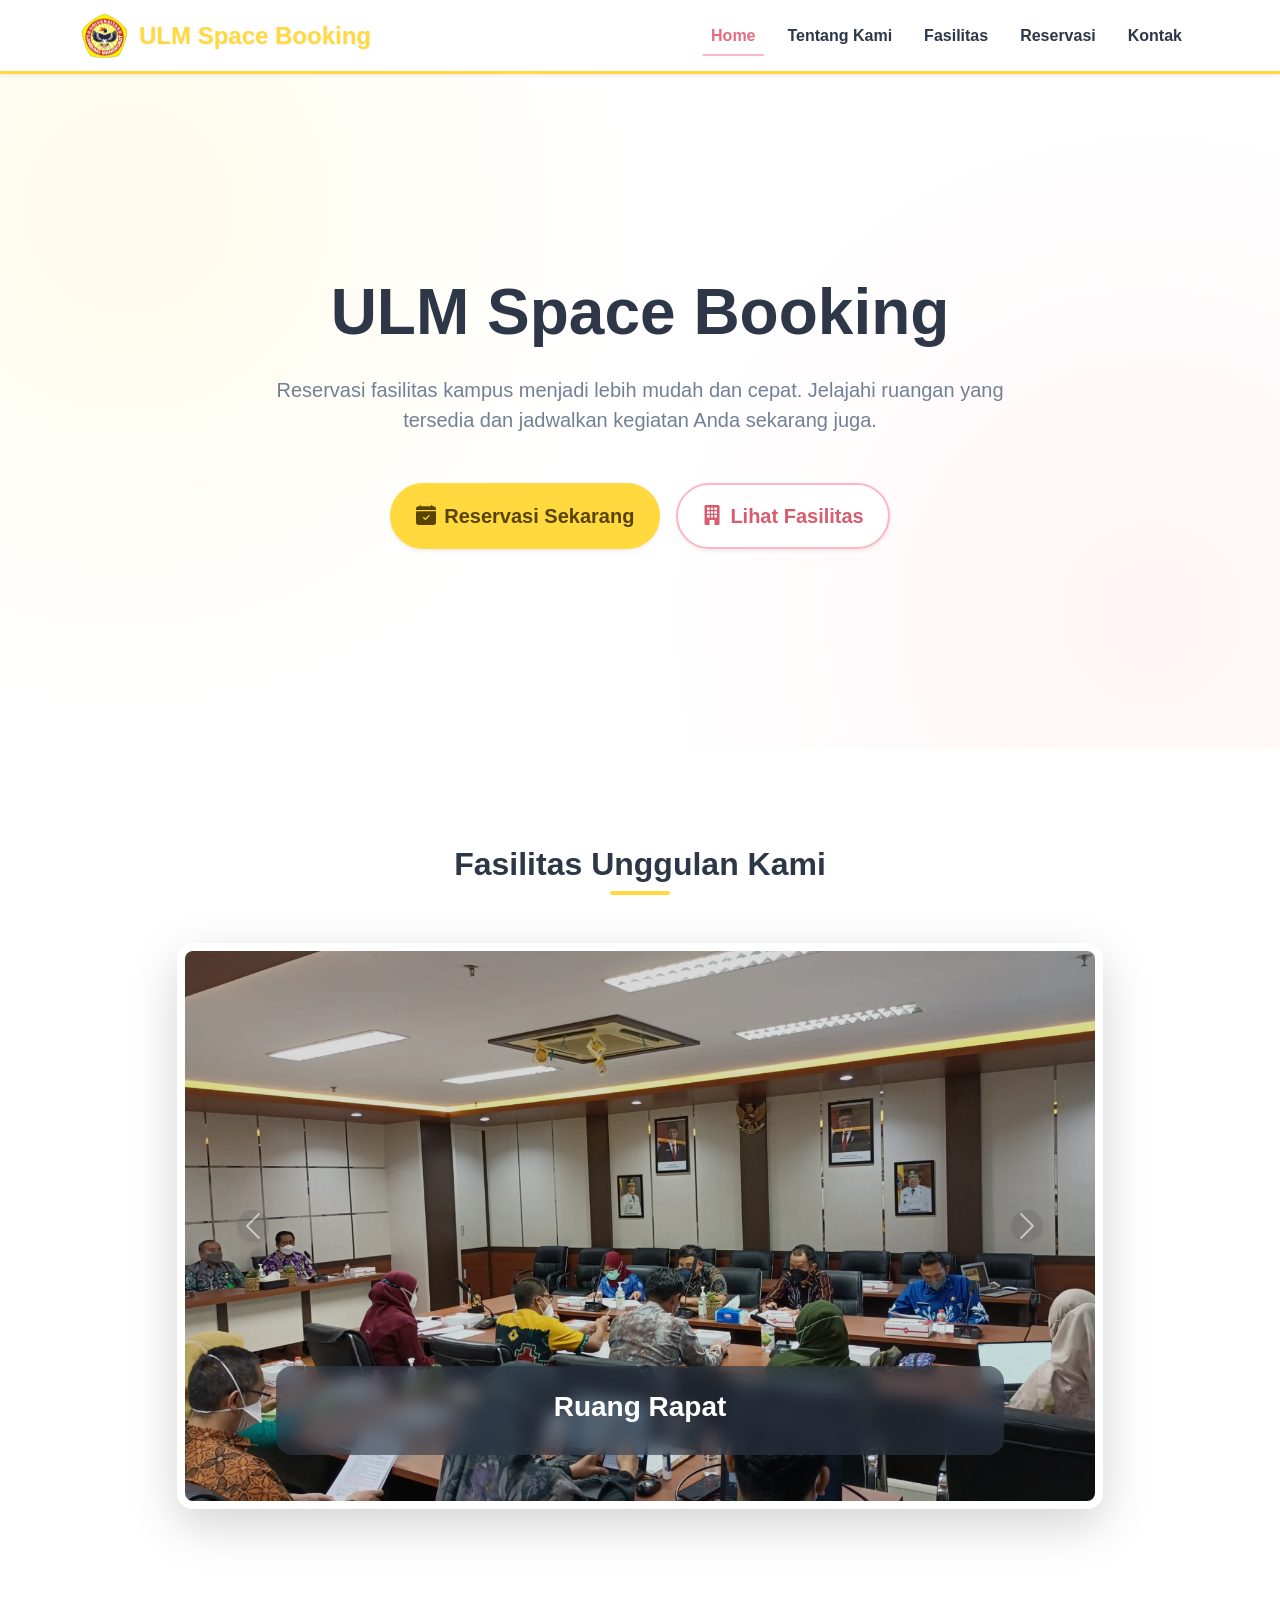
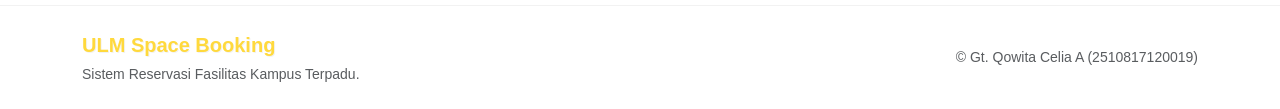
<file: index.html>
<!DOCTYPE html>
<html lang="id">
<head>
    <meta charset="UTF-8">
    <meta name="viewport" content="width=device-width, initial-scale=1.0">
    <title>Home - ULM Space Booking</title>
    <link href="https://cdn.jsdelivr.net/npm/bootstrap@5.3.2/dist/css/bootstrap.min.css" rel="stylesheet">
    <link rel="stylesheet" href="https://cdn.jsdelivr.net/npm/bootstrap-icons@1.11.1/font/bootstrap-icons.css">
    <link rel="stylesheet" href="css/style.css">
</head>
<body>

    <nav class="navbar navbar-expand-lg navbar-light sticky-top shadow-sm bg-white custom-navbar">
        <div class="container">
            <a class="navbar-brand d-flex align-items-center" href="index.html">
                <img src="assets/logo.png" alt="Logo ULM" width="45" height="45" class="me-2">
                <span class="fw-bold fs-4 ms-1 brand-text">ULM Space Booking</span>
            </a>
            <button class="navbar-toggler border-0" type="button" data-bs-toggle="collapse" data-bs-target="#navbarNav" aria-controls="navbarNav" aria-expanded="false" aria-label="Toggle navigation">
                <span class="navbar-toggler-icon"></span>
            </button>
            <div class="collapse navbar-collapse" id="navbarNav">
                <ul class="navbar-nav ms-auto fw-medium">
                    <li class="nav-item px-2">
                        <a class="nav-link active custom-nav-link" href="index.html">Home</a>
                    </li>
                    <li class="nav-item px-2">
                        <a class="nav-link  custom-nav-link" href="tentang.html">Tentang Kami</a>
                    </li>
                    <li class="nav-item px-2">
                        <a class="nav-link  custom-nav-link" href="fasilitas.html">Fasilitas</a>
                    </li>
                    <li class="nav-item px-2">
                        <a class="nav-link  custom-nav-link" href="reservasi.html">Reservasi</a>
                    </li>
                    <li class="nav-item px-2">
                        <a class="nav-link  custom-nav-link" href="kontak.html">Kontak</a>
                    </li>
                </ul>
            </div>
        </div>
    </nav>
    <header class="hero-section text-center d-flex align-items-center position-relative overflow-hidden">
        <div class="hero-bg-overlay"></div>
        <div class="container py-5 position-relative z-1">
            <div class="row justify-content-center">
                <div class="col-lg-8 col-md-10">
                    <h1 class="display-3 fw-bolder mb-4 hero-title">ULM Space Booking</h1>
                    <p class="lead mb-5 hero-subtitle">Reservasi fasilitas kampus menjadi lebih mudah dan cepat. Jelajahi ruangan yang tersedia dan jadwalkan kegiatan Anda sekarang juga.</p>
                    <div class="d-flex justify-content-center gap-3 flex-wrap">
                        <a href="reservasi.html" class="btn btn-lg rounded-pill custom-btn-primary shadow-sm px-4 py-3 d-flex align-items-center">
                            <i class="bi bi-calendar-check-fill me-2 fs-5"></i> Reservasi Sekarang
                        </a>
                        <a href="fasilitas.html" class="btn btn-lg rounded-pill custom-btn-outline shadow-sm px-4 py-3 bg-white d-flex align-items-center">
                            <i class="bi bi-building-fill me-2 fs-5"></i> Lihat Fasilitas
                        </a>
                    </div>
                </div>
            </div>
        </div>
    </header>

    <section class="py-5 bg-white">
        <div class="container py-5">
            <div class="text-center mb-5">
                <h2 class="fw-bold section-title">Fasilitas Unggulan Kami</h2>
                <div class="title-underline mx-auto"></div>
            </div>
            
            <div class="row justify-content-center">
                <div class="col-lg-10">
                    <div id="fasilitasCarousel" class="carousel slide shadow-lg rounded-4 overflow-hidden custom-carousel" data-bs-ride="carousel">
                        <div class="carousel-inner">
                            <div class="carousel-item active" data-bs-interval="4000">
                                <img src="assets/ruang_rapat.jpeg" class="d-block w-100 carousel-img" alt="Ruang Rapat">
                                <div class="carousel-caption d-none d-md-block custom-caption rounded-4 mb-3">
                                    <h3 class="fw-bold mb-2 text-white">Ruang Rapat</h3>
                                </div>
                            </div>
                            <div class="carousel-item" data-bs-interval="4000">
                                <img src="assets/labkom.jpg" class="d-block w-100 carousel-img" alt="Laboratorium Komputer">
                                <div class="carousel-caption d-none d-md-block custom-caption rounded-4 mb-3">
                                    <h3 class="fw-bold mb-2 text-white">Laboratorium Komputer</h3>
                                </div>
                            </div>
                            <div class="carousel-item" data-bs-interval="4000">
                                <img src="assets/auditorium.jpg" class="d-block w-100 carousel-img" alt="Gedung Serbaguna">
                                <div class="carousel-caption d-none d-md-block custom-caption rounded-4 mb-3">
                                    <h3 class="fw-bold mb-2 text-white">Gedung Serbaguna</h3>
                                </div>
                            </div>
                        </div>
                        <button class="carousel-control-prev" type="button" data-bs-target="#fasilitasCarousel" data-bs-slide="prev">
                            <span class="carousel-control-prev-icon rounded-circle p-3 shadow-sm bg-dark bg-opacity-25" aria-hidden="true"></span>
                        </button>
                        <button class="carousel-control-next" type="button" data-bs-target="#fasilitasCarousel" data-bs-slide="next">
                            <span class="carousel-control-next-icon rounded-circle p-3 shadow-sm bg-dark bg-opacity-25" aria-hidden="true"></span>
                        </button>
                    </div>
                </div>
            </div>
        </div>
    </section>

    <footer class="footer-custom py-4 mt-auto">
        <div class="container">
            <div class="row align-items-center">
                <div class="col-md-6 text-center text-md-start mb-3 mb-md-0">
                    <span class="fw-bold fs-5 brand-text">ULM Space Booking</span>
                    <p class="text-muted small mt-1 mb-0">Sistem Reservasi Fasilitas Kampus Terpadu.</p>
                </div>
                <div class="col-md-6 text-center text-md-end">
                    <p class="mb-0 fw-medium text-muted small">&copy; Gt. Qowita Celia A (2510817120019)</p>
                </div>
            </div>
        </div>
    </footer>
    <script src="https://code.jquery.com/jquery-3.7.1.min.js"></script>
    <script src="https://cdn.jsdelivr.net/npm/bootstrap@5.3.2/dist/js/bootstrap.bundle.min.js"></script>
    
</body>
</html>
</file>
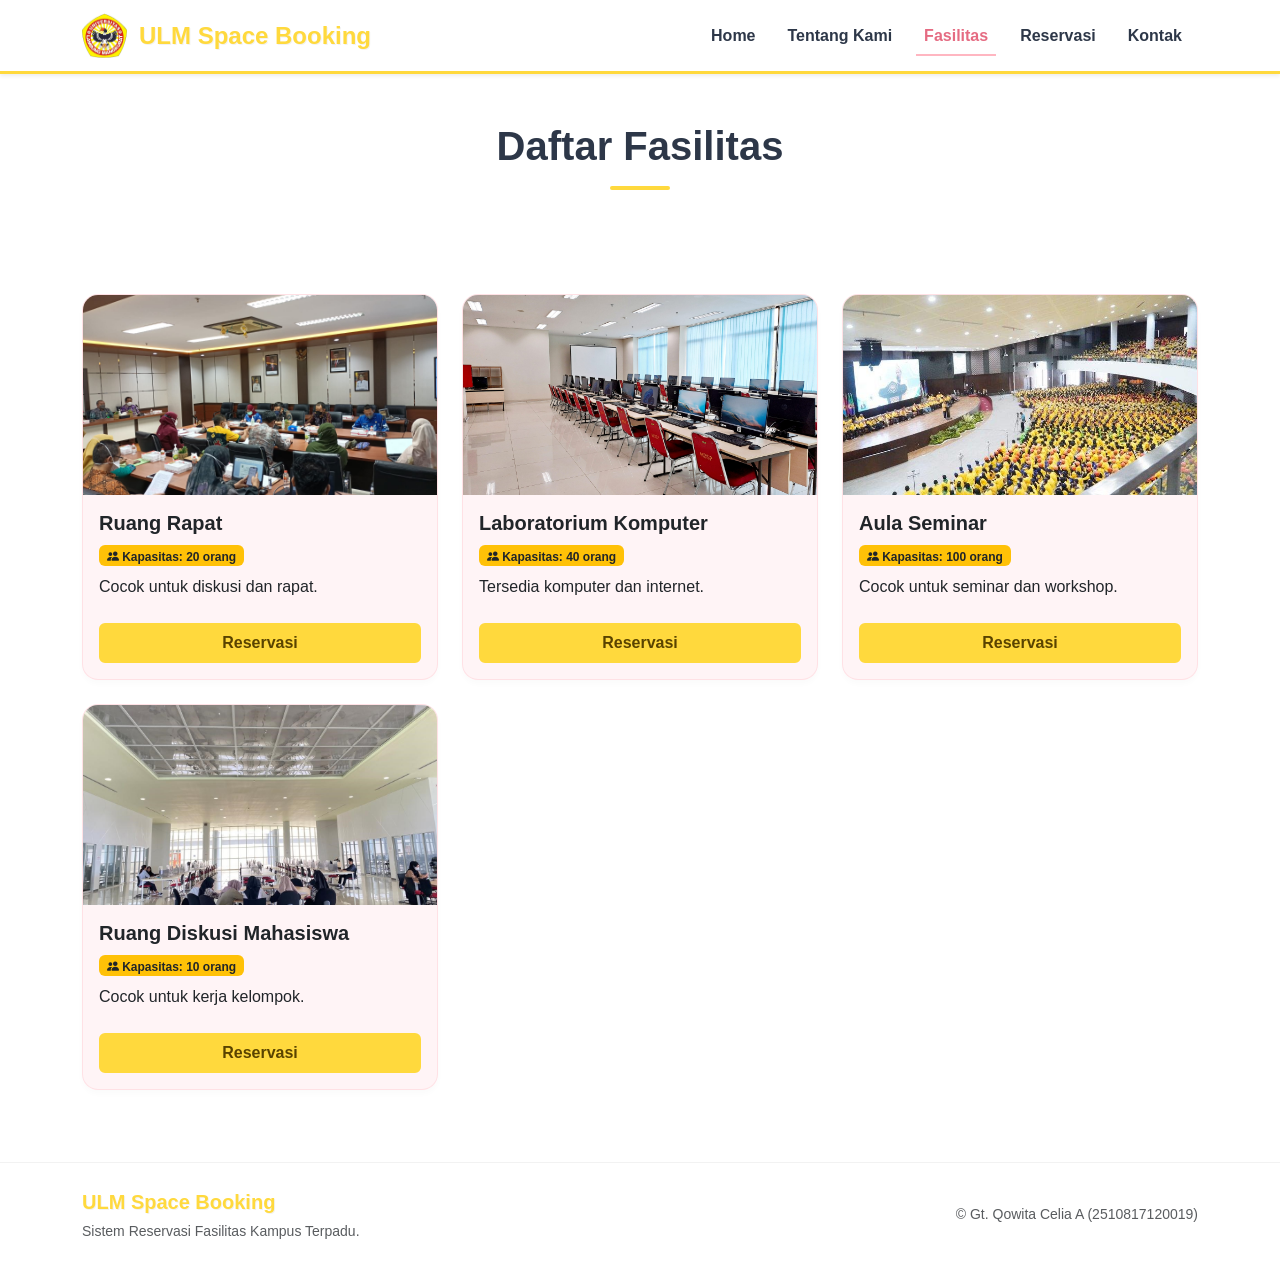
<file: fasilitas.html>
<!DOCTYPE html>
<html lang="id">
<head>
    <meta charset="UTF-8">
    <meta name="viewport" content="width=device-width, initial-scale=1.0">
    <title>Fasilitas - ULM Space Booking</title>
    <link href="https://cdn.jsdelivr.net/npm/bootstrap@5.3.2/dist/css/bootstrap.min.css" rel="stylesheet">
    <link rel="stylesheet" href="https://cdn.jsdelivr.net/npm/bootstrap-icons@1.11.1/font/bootstrap-icons.css">
    <link rel="stylesheet" href="css/style.css">
</head>
<body>

    <nav class="navbar navbar-expand-lg navbar-light sticky-top shadow-sm bg-white custom-navbar">
        <div class="container">
            <a class="navbar-brand d-flex align-items-center" href="index.html">
                <img src="assets/logo.png" alt="Logo ULM" width="45" height="45" class="me-2">
                <span class="fw-bold fs-4 ms-1 brand-text">ULM Space Booking</span>
            </a>
            <button class="navbar-toggler border-0" type="button" data-bs-toggle="collapse" data-bs-target="#navbarNav" aria-controls="navbarNav" aria-expanded="false" aria-label="Toggle navigation">
                <span class="navbar-toggler-icon"></span>
            </button>
            <div class="collapse navbar-collapse" id="navbarNav">
                <ul class="navbar-nav ms-auto fw-medium">
                    <li class="nav-item px-2">
                        <a class="nav-link  custom-nav-link" href="index.html">Home</a>
                    </li>
                    <li class="nav-item px-2">
                        <a class="nav-link  custom-nav-link" href="tentang.html">Tentang Kami</a>
                    </li>
                    <li class="nav-item px-2">
                        <a class="nav-link active custom-nav-link" href="fasilitas.html">Fasilitas</a>
                    </li>
                    <li class="nav-item px-2">
                        <a class="nav-link  custom-nav-link" href="reservasi.html">Reservasi</a>
                    </li>
                    <li class="nav-item px-2">
                        <a class="nav-link  custom-nav-link" href="kontak.html">Kontak</a>
                    </li>
                </ul>
            </div>
        </div>
    </nav>
    <div class="page-header text-center">
        <div class="container">
            <h1 class="fw-bolder">Daftar Fasilitas</h1>
            <div class="title-underline mx-auto mt-3"></div>
        </div>
    </div>
    <div class="container py-4 mb-5">
        <div class="row g-4">
            <div class="col-md-6 col-lg-4">
                <div class="card custom-card h-100">
                    <img src="assets/ruang_rapat.jpeg" class="card-img-top" alt="Ruang Rapat">
                    <div class="card-body">
                        <h5 class="card-title fw-bold">Ruang Rapat</h5>
                        <p class="mb-2"><span class="badge bg-warning text-dark"><i class="bi bi-people-fill"></i> Kapasitas: 20 orang</span></p>
                        <p class="card-text text-dark">Cocok untuk diskusi dan rapat.</p>
                        <a href="reservasi.html" class="btn custom-btn-primary w-100 mt-2">Reservasi</a>
                    </div>
                </div>
            </div>
            <div class="col-md-6 col-lg-4">
                <div class="card custom-card h-100">
                    <img src="assets/labkom.jpg" class="card-img-top" alt="Laboratorium Komputer">
                    <div class="card-body">
                        <h5 class="card-title fw-bold">Laboratorium Komputer</h5>
                        <p class="mb-2"><span class="badge bg-warning text-dark"><i class="bi bi-people-fill"></i> Kapasitas: 40 orang</span></p>
                        <p class="card-text text-dark">Tersedia komputer dan internet.</p>
                        <a href="reservasi.html" class="btn custom-btn-primary w-100 mt-2">Reservasi</a>
                    </div>
                </div>
            </div>
            <div class="col-md-6 col-lg-4">
                <div class="card custom-card h-100">
                    <img src="assets/auditorium.jpg" class="card-img-top" alt="Aula Seminar">
                    <div class="card-body">
                        <h5 class="card-title fw-bold">Aula Seminar</h5>
                        <p class="mb-2"><span class="badge bg-warning text-dark"><i class="bi bi-people-fill"></i> Kapasitas: 100 orang</span></p>
                        <p class="card-text text-dark">Cocok untuk seminar dan workshop.</p>
                        <a href="reservasi.html" class="btn custom-btn-primary w-100 mt-2">Reservasi</a>
                    </div>
                </div>
            </div>
            <div class="col-md-6 col-lg-4">
                <div class="card custom-card h-100">
                    <img src="assets/gb.jpg" class="card-img-top" alt="Ruang Diskusi Mahasiswa">
                    <div class="card-body">
                        <h5 class="card-title fw-bold">Ruang Diskusi Mahasiswa</h5>
                        <p class="mb-2"><span class="badge bg-warning text-dark"><i class="bi bi-people-fill"></i> Kapasitas: 10 orang</span></p>
                        <p class="card-text text-dark">Cocok untuk kerja kelompok.</p>
                        <a href="reservasi.html" class="btn custom-btn-primary w-100 mt-2">Reservasi</a>
                    </div>
                </div>
            </div>
        </div>
    </div>

    <footer class="footer-custom py-4 mt-auto">
        <div class="container">
            <div class="row align-items-center">
                <div class="col-md-6 text-center text-md-start mb-3 mb-md-0">
                    <span class="fw-bold fs-5 brand-text">ULM Space Booking</span>
                    <p class="text-muted small mt-1 mb-0">Sistem Reservasi Fasilitas Kampus Terpadu.</p>
                </div>
                <div class="col-md-6 text-center text-md-end">
                    <p class="mb-0 fw-medium text-muted small">&copy; Gt. Qowita Celia A (2510817120019)</p>
                </div>
            </div>
        </div>
    </footer>
    <script src="https://code.jquery.com/jquery-3.7.1.min.js"></script>
    <script src="https://cdn.jsdelivr.net/npm/bootstrap@5.3.2/dist/js/bootstrap.bundle.min.js"></script>
</body></html>
</file>
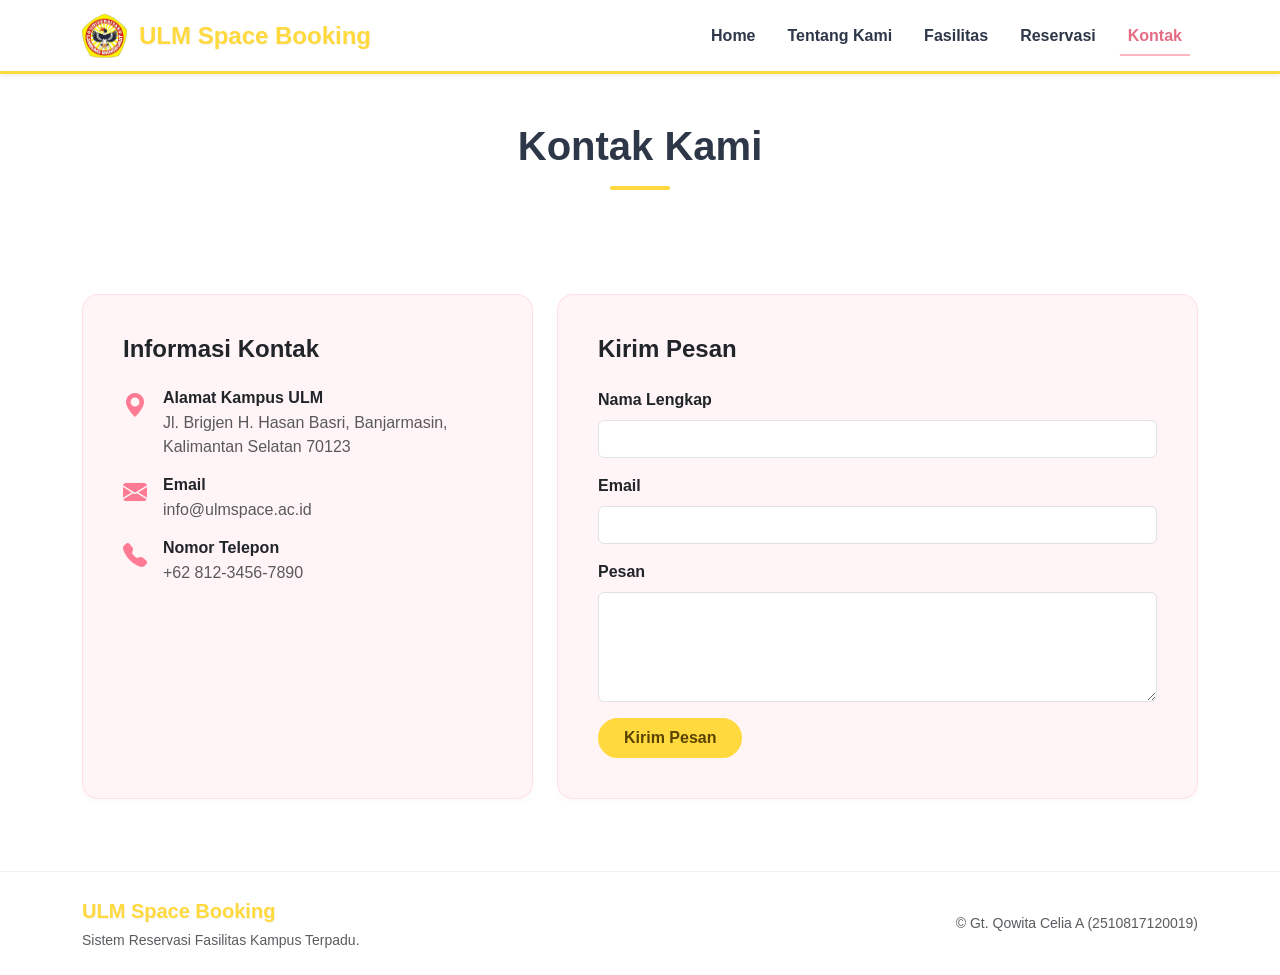
<file: kontak.html>
<!DOCTYPE html>
<html lang="id">
<head>
    <meta charset="UTF-8">
    <meta name="viewport" content="width=device-width, initial-scale=1.0">
    <title>Kontak - ULM Space Booking</title>
    <link href="https://cdn.jsdelivr.net/npm/bootstrap@5.3.2/dist/css/bootstrap.min.css" rel="stylesheet">
    <link rel="stylesheet" href="https://cdn.jsdelivr.net/npm/bootstrap-icons@1.11.1/font/bootstrap-icons.css">
    <link rel="stylesheet" href="css/style.css">
</head>
<body>

    <nav class="navbar navbar-expand-lg navbar-light sticky-top shadow-sm bg-white custom-navbar">
        <div class="container">
            <a class="navbar-brand d-flex align-items-center" href="index.html">
                <img src="assets/logo.png" alt="Logo ULM" width="45" height="45" class="me-2">
                <span class="fw-bold fs-4 ms-1 brand-text">ULM Space Booking</span>
            </a>
            <button class="navbar-toggler border-0" type="button" data-bs-toggle="collapse" data-bs-target="#navbarNav" aria-controls="navbarNav" aria-expanded="false" aria-label="Toggle navigation">
                <span class="navbar-toggler-icon"></span>
            </button>
            <div class="collapse navbar-collapse" id="navbarNav">
                <ul class="navbar-nav ms-auto fw-medium">
                    <li class="nav-item px-2">
                        <a class="nav-link  custom-nav-link" href="index.html">Home</a>
                    </li>
                    <li class="nav-item px-2">
                        <a class="nav-link  custom-nav-link" href="tentang.html">Tentang Kami</a>
                    </li>
                    <li class="nav-item px-2">
                        <a class="nav-link  custom-nav-link" href="fasilitas.html">Fasilitas</a>
                    </li>
                    <li class="nav-item px-2">
                        <a class="nav-link  custom-nav-link" href="reservasi.html">Reservasi</a>
                    </li>
                    <li class="nav-item px-2">
                        <a class="nav-link active custom-nav-link" href="kontak.html">Kontak</a>
                    </li>
                </ul>
            </div>
        </div>
    </nav>
    <div class="page-header text-center">
        <div class="container">
            <h1 class="fw-bolder">Kontak Kami</h1>
            <div class="title-underline mx-auto mt-3"></div>
        </div>
    </div>
    <div class="container py-4 mb-5">
        <div class="row g-4">
            <div class="col-lg-5">
                <div class="card custom-card h-100 p-4">
                    <div class="card-body">
                        <h4 class="fw-bold mb-4">Informasi Kontak</h4>
                        <div class="d-flex mb-3 align-items-start">
                            <i class="bi bi-geo-alt-fill text-pink-custom fs-4 me-3"></i>
                            <div>
                                <h6 class="fw-bold mb-1">Alamat Kampus ULM</h6>
                                <p class="text-muted mb-0">Jl. Brigjen H. Hasan Basri, Banjarmasin, Kalimantan Selatan 70123</p>
                            </div>
                        </div>
                        <div class="d-flex mb-3 align-items-start">
                            <i class="bi bi-envelope-fill text-pink-custom fs-4 me-3"></i>
                            <div>
                                <h6 class="fw-bold mb-1">Email</h6>
                                <p class="text-muted mb-0">info@ulmspace.ac.id</p>
                            </div>
                        </div>
                        <div class="d-flex mb-3 align-items-start">
                            <i class="bi bi-telephone-fill text-pink-custom fs-4 me-3"></i>
                            <div>
                                <h6 class="fw-bold mb-1">Nomor Telepon</h6>
                                <p class="text-muted mb-0">+62 812-3456-7890</p>
                            </div>
                        </div>
                    </div>
                </div>
            </div>
            <div class="col-lg-7">
                <div class="card custom-card p-4">
                    <div class="card-body">
                        <h4 class="fw-bold mb-4">Kirim Pesan</h4>
                        <form>
                            <div class="mb-3">
                                <label for="kontakNama" class="form-label fw-semibold">Nama Lengkap</label>
                                <input type="text" class="form-control" id="kontakNama" required>
                            </div>
                            <div class="mb-3">
                                <label for="kontakEmail" class="form-label fw-semibold">Email</label>
                                <input type="email" class="form-control" id="kontakEmail" required>
                            </div>
                            <div class="mb-3">
                                <label for="kontakPesan" class="form-label fw-semibold">Pesan</label>
                                <textarea class="form-control" id="kontakPesan" rows="4" required></textarea>
                            </div>
                            <button type="submit" class="btn custom-btn-primary rounded-pill px-4 fw-bold">Kirim Pesan</button>
                        </form>
                    </div>
                </div>
            </div>
        </div>
    </div>

    <footer class="footer-custom py-4 mt-auto">
        <div class="container">
            <div class="row align-items-center">
                <div class="col-md-6 text-center text-md-start mb-3 mb-md-0">
                    <span class="fw-bold fs-5 brand-text">ULM Space Booking</span>
                    <p class="text-muted small mt-1 mb-0">Sistem Reservasi Fasilitas Kampus Terpadu.</p>
                </div>
                <div class="col-md-6 text-center text-md-end">
                    <p class="mb-0 fw-medium text-muted small">&copy; Gt. Qowita Celia A (2510817120019)</p>
                </div>
            </div>
        </div>
    </footer>
    <script src="https://code.jquery.com/jquery-3.7.1.min.js"></script>
    <script src="https://cdn.jsdelivr.net/npm/bootstrap@5.3.2/dist/js/bootstrap.bundle.min.js"></script>
</body></html>
</file>
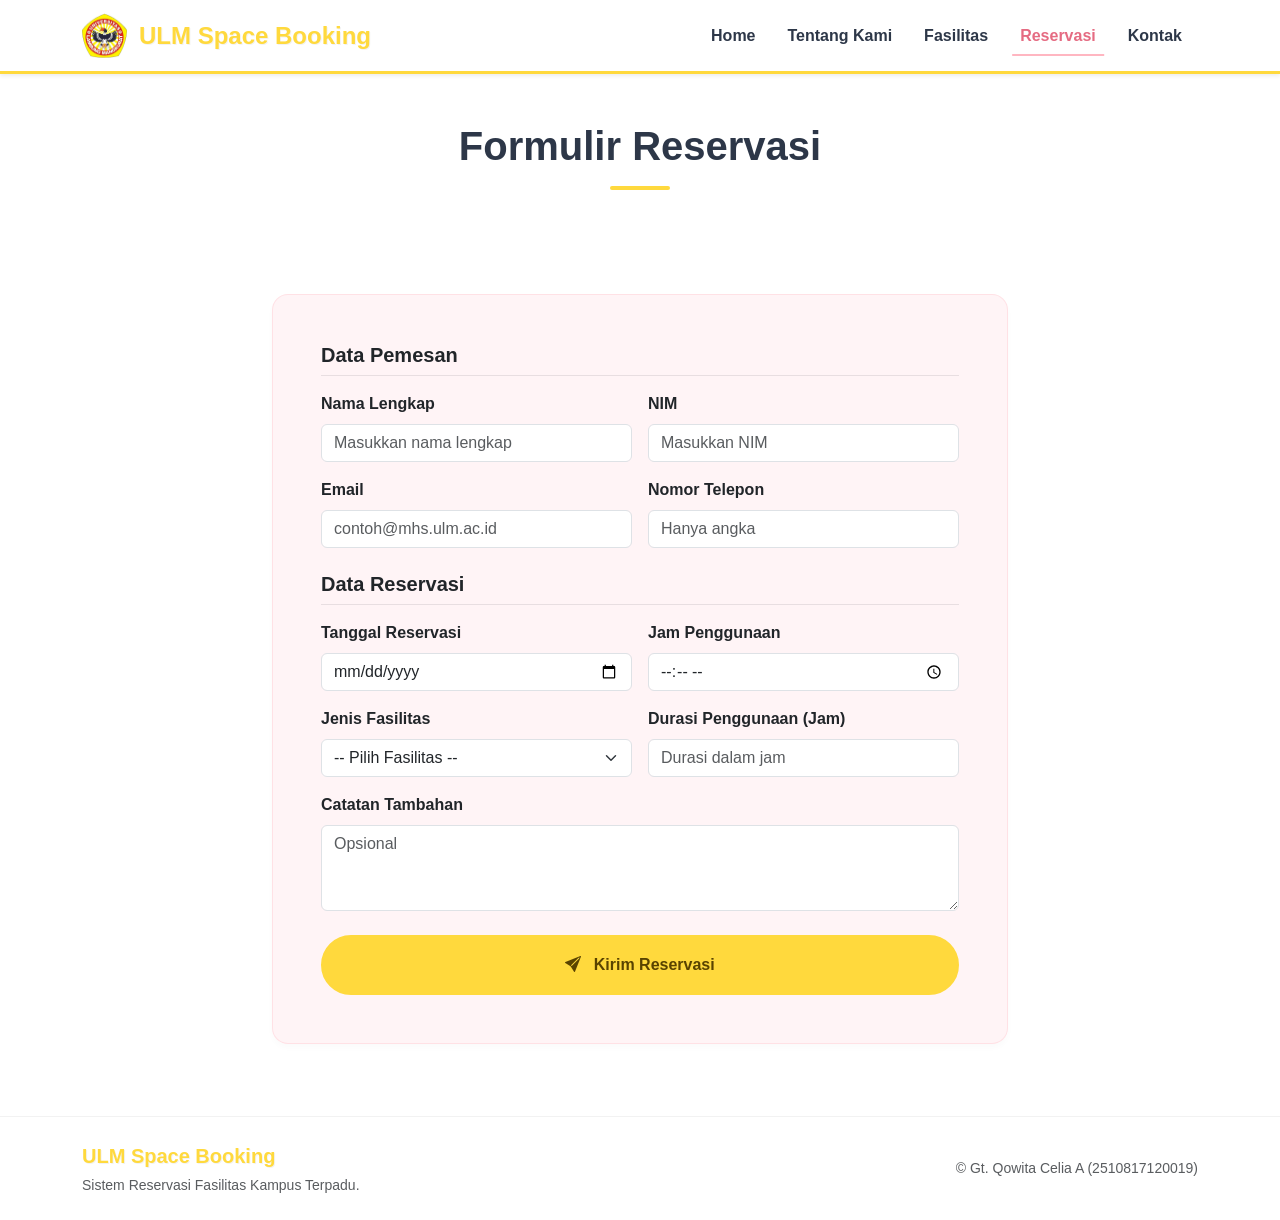
<file: reservasi.html>
<!DOCTYPE html>
<html lang="id">
<head>
    <meta charset="UTF-8">
    <meta name="viewport" content="width=device-width, initial-scale=1.0">
    <title>Reservasi - ULM Space Booking</title>
    <link href="https://cdn.jsdelivr.net/npm/bootstrap@5.3.2/dist/css/bootstrap.min.css" rel="stylesheet">
    <link rel="stylesheet" href="https://cdn.jsdelivr.net/npm/bootstrap-icons@1.11.1/font/bootstrap-icons.css">
    <link rel="stylesheet" href="css/style.css">
</head>
<body>

    <nav class="navbar navbar-expand-lg navbar-light sticky-top shadow-sm bg-white custom-navbar">
        <div class="container">
            <a class="navbar-brand d-flex align-items-center" href="index.html">
                <img src="assets/logo.png" alt="Logo ULM" width="45" height="45" class="me-2">
                <span class="fw-bold fs-4 ms-1 brand-text">ULM Space Booking</span>
            </a>
            <button class="navbar-toggler border-0" type="button" data-bs-toggle="collapse" data-bs-target="#navbarNav" aria-controls="navbarNav" aria-expanded="false" aria-label="Toggle navigation">
                <span class="navbar-toggler-icon"></span>
            </button>
            <div class="collapse navbar-collapse" id="navbarNav">
                <ul class="navbar-nav ms-auto fw-medium">
                    <li class="nav-item px-2">
                        <a class="nav-link custom-nav-link" href="index.html">Home</a>
                    </li>
                    <li class="nav-item px-2">
                        <a class="nav-link custom-nav-link" href="tentang.html">Tentang Kami</a>
                    </li>
                    <li class="nav-item px-2">
                        <a class="nav-link custom-nav-link" href="fasilitas.html">Fasilitas</a>
                    </li>
                    <li class="nav-item px-2">
                        <a class="nav-link active custom-nav-link" href="reservasi.html">Reservasi</a>
                    </li>
                    <li class="nav-item px-2">
                        <a class="nav-link custom-nav-link" href="kontak.html">Kontak</a>
                    </li>
                </ul>
            </div>
        </div>
    </nav>

    <div class="page-header text-center">
        <div class="container">
            <h1 class="fw-bolder">Formulir Reservasi</h1>
            <div class="title-underline mx-auto mt-3"></div>
        </div>
    </div>

    <div class="container py-4 mb-5">
        <div class="row justify-content-center">
            <div class="col-lg-8">

                <div id="errorAlert" class="alert alert-danger d-none" role="alert">
                    <i class="bi bi-exclamation-triangle-fill me-2"></i> <span id="errorText">Terdapat kesalahan pada formulir.</span>
                </div>

                <div id="successAlert" class="alert alert-success d-none" role="alert">
                    <i class="bi bi-check-circle-fill me-2"></i> Reservasi berhasil dikirim! Silakan tunggu konfirmasi selanjutnya.
                </div>

                <div class="card custom-card p-4 p-md-5">
                    <form id="reservasiForm">
                        <h5 class="fw-bold mb-3 border-bottom pb-2 border-dark border-opacity-10">Data Pemesan</h5>
                        <div class="row g-3 mb-4">
                            <div class="col-md-6">
                                <label for="namaLengkap" class="form-label fw-semibold">Nama Lengkap</label>
                                <input type="text" class="form-control" id="namaLengkap" placeholder="Masukkan nama lengkap">
                            </div>
                            <div class="col-md-6">
                                <label for="nim" class="form-label fw-semibold">NIM</label>
                                <input type="text" class="form-control" id="nim" placeholder="Masukkan NIM">
                            </div>
                            <div class="col-md-6">
                                <label for="email" class="form-label fw-semibold">Email</label>
                                <input type="email" class="form-control" id="email" placeholder="contoh@mhs.ulm.ac.id">
                            </div>
                            <div class="col-md-6">
                                <label for="noHp" class="form-label fw-semibold">Nomor Telepon</label>
                                <input type="text" class="form-control" id="noHp" placeholder="Hanya angka">
                            </div>
                        </div>

                        <h5 class="fw-bold mb-3 border-bottom pb-2 border-dark border-opacity-10">Data Reservasi</h5>
                        <div class="row g-3">
                            <div class="col-md-6">
                                <label for="tanggalPinjam" class="form-label fw-semibold">Tanggal Reservasi</label>
                                <input type="date" class="form-control" id="tanggalPinjam">
                            </div>
                            <div class="col-md-6">
                                <label for="jamPinjam" class="form-label fw-semibold">Jam Penggunaan</label>
                                <input type="time" class="form-control" id="jamPinjam">
                            </div>
                            <div class="col-md-6">
                                <label for="pilihFasilitas" class="form-label fw-semibold">Jenis Fasilitas</label>
                                <select class="form-select" id="pilihFasilitas">
                                    <option value="" selected disabled>-- Pilih Fasilitas --</option>
                                    <option value="Ruang Rapat">Ruang Rapat</option>
                                    <option value="Laboratorium Komputer">Laboratorium Komputer</option>
                                    <option value="Aula Seminar">Aula Seminar</option>
                                    <option value="Ruang Diskusi Mahasiswa">Ruang Diskusi Mahasiswa</option>
                                </select>
                            </div>
                            <div class="col-md-6">
                                <label for="durasi" class="form-label fw-semibold">Durasi Penggunaan (Jam)</label>
                                <input type="number" class="form-control" id="durasi" min="1" placeholder="Durasi dalam jam">
                            </div>
                            <div class="col-12">
                                <label for="catatan" class="form-label fw-semibold">Catatan Tambahan</label>
                                <textarea class="form-control" id="catatan" rows="3" placeholder="Opsional"></textarea>
                            </div>
                            <div class="col-12 mt-4">
                                <button type="button" id="btnSubmitForm" class="btn custom-btn-primary w-100 py-3 rounded-pill fw-bold">
                                    <i class="bi bi-send-fill me-2"></i> Kirim Reservasi
                                </button>
                            </div>
                        </div>
                    </form>
                </div>
            </div>
        </div>
    </div>

    <div class="modal fade" id="konfirmasiModal" tabindex="-1" aria-labelledby="konfirmasiModalLabel" aria-hidden="true">
      <div class="modal-dialog modal-dialog-centered">
        <div class="modal-content" style="background-color: var(--white); border-radius: 16px;">
          <div class="modal-header border-0 bg-warning bg-opacity-25" style="border-radius: 16px 16px 0 0;">
            <h5 class="modal-title fw-bold" id="konfirmasiModalLabel"><i class="bi bi-clipboard-check me-2"></i>Ringkasan Reservasi</h5>
            <button type="button" class="btn-close" data-bs-dismiss="modal" aria-label="Close"></button>
          </div>
          <div class="modal-body p-4">
            <ul class="list-group list-group-flush" id="ringkasanList"></ul>
          </div>
          <div class="modal-footer border-0">
            <button type="button" class="btn btn-outline-secondary rounded-pill px-4" data-bs-dismiss="modal">Batal</button>
            <button type="button" class="btn custom-btn-primary rounded-pill px-4" id="btnConfirmYes">Ya, Kirim</button>
          </div>
        </div>
      </div>
    </div>

    <footer class="footer-custom py-4 mt-auto">
        <div class="container">
            <div class="row align-items-center">
                <div class="col-md-6 text-center text-md-start mb-3 mb-md-0">
                    <span class="fw-bold fs-5 brand-text">ULM Space Booking</span>
                    <p class="text-muted small mt-1 mb-0">Sistem Reservasi Fasilitas Kampus Terpadu.</p>
                </div>
                <div class="col-md-6 text-center text-md-end">
                    <p class="mb-0 fw-medium text-muted small">&copy; Gt. Qowita Celia A (2510817120019)</p>
                </div>
            </div>
        </div>
    </footer>

    <script src="https://code.jquery.com/jquery-3.7.1.min.js"></script>
    <script src="https://cdn.jsdelivr.net/npm/bootstrap@5.3.2/dist/js/bootstrap.bundle.min.js"></script>
    <script>
        document.addEventListener("DOMContentLoaded", function() {
            const btnSubmit = document.getElementById("btnSubmitForm");
            const btnConfirmYes = document.getElementById("btnConfirmYes");
            const errorAlert = document.getElementById("errorAlert");
            const errorText = document.getElementById("errorText");
            const successAlert = document.getElementById("successAlert");
            const form = document.getElementById("reservasiForm");
            const modalInstance = new bootstrap.Modal(document.getElementById('konfirmasiModal'));

            btnSubmit.addEventListener("click", function() {
                errorAlert.classList.add("d-none");
                successAlert.classList.add("d-none");

                const nama = document.getElementById("namaLengkap").value.trim();
                const nim = document.getElementById("nim").value.trim();
                const email = document.getElementById("email").value.trim();
                const noHp = document.getElementById("noHp").value.trim();
                const tanggal = document.getElementById("tanggalPinjam").value;
                const jam = document.getElementById("jamPinjam").value;
                const fasilitas = document.getElementById("pilihFasilitas").value;
                const durasi = document.getElementById("durasi").value;

                if (!nama || !nim || !email || !noHp || !tanggal || !jam || !fasilitas || !durasi) {
                    showError("Semua field wajib diisi, kecuali catatan tambahan.");
                    return;
                }

                const emailRegex = /^[^\s@]+@[^\s@]+\.[^\s@]+$/;
                if (!emailRegex.test(email)) {
                    showError("Format email tidak valid.");
                    return;
                }

                const phoneRegex = /^[0-9]+$/;
                if (!phoneRegex.test(noHp)) {
                    showError("Nomor telepon hanya boleh berisi angka.");
                    return;
                }

                const todayDate = new Date();
                todayDate.setHours(0, 0, 0, 0);
                const inputDate = new Date(tanggal);
                if (inputDate < todayDate) {
                    showError("Tanggal reservasi tidak boleh kurang dari hari ini.");
                    return;
                }

                const ringkasan = `
                    <li class="list-group-item bg-transparent"><strong>Nama:</strong> ${nama}</li>
                    <li class="list-group-item bg-transparent"><strong>NIM:</strong> ${nim}</li>
                    <li class="list-group-item bg-transparent"><strong>Email:</strong> ${email}</li>
                    <li class="list-group-item bg-transparent"><strong>No. HP:</strong> ${noHp}</li>
                    <li class="list-group-item bg-transparent"><strong>Fasilitas:</strong> ${fasilitas}</li>
                    <li class="list-group-item bg-transparent"><strong>Tanggal:</strong> ${tanggal}</li>
                    <li class="list-group-item bg-transparent"><strong>Jam:</strong> ${jam}</li>
                    <li class="list-group-item bg-transparent"><strong>Durasi:</strong> ${durasi} Jam</li>
                `;
                document.getElementById("ringkasanList").innerHTML = ringkasan;
                modalInstance.show();
            });

            btnConfirmYes.addEventListener("click", function() {
                modalInstance.hide();
                form.reset();
                successAlert.classList.remove("d-none");
                window.scrollTo(0, 0);
            });

            function showError(msg) {
                errorText.innerText = msg;
                errorAlert.classList.remove("d-none");
                window.scrollTo(0, 0);
            }
        });
    </script>
</body>
</html>
</file>
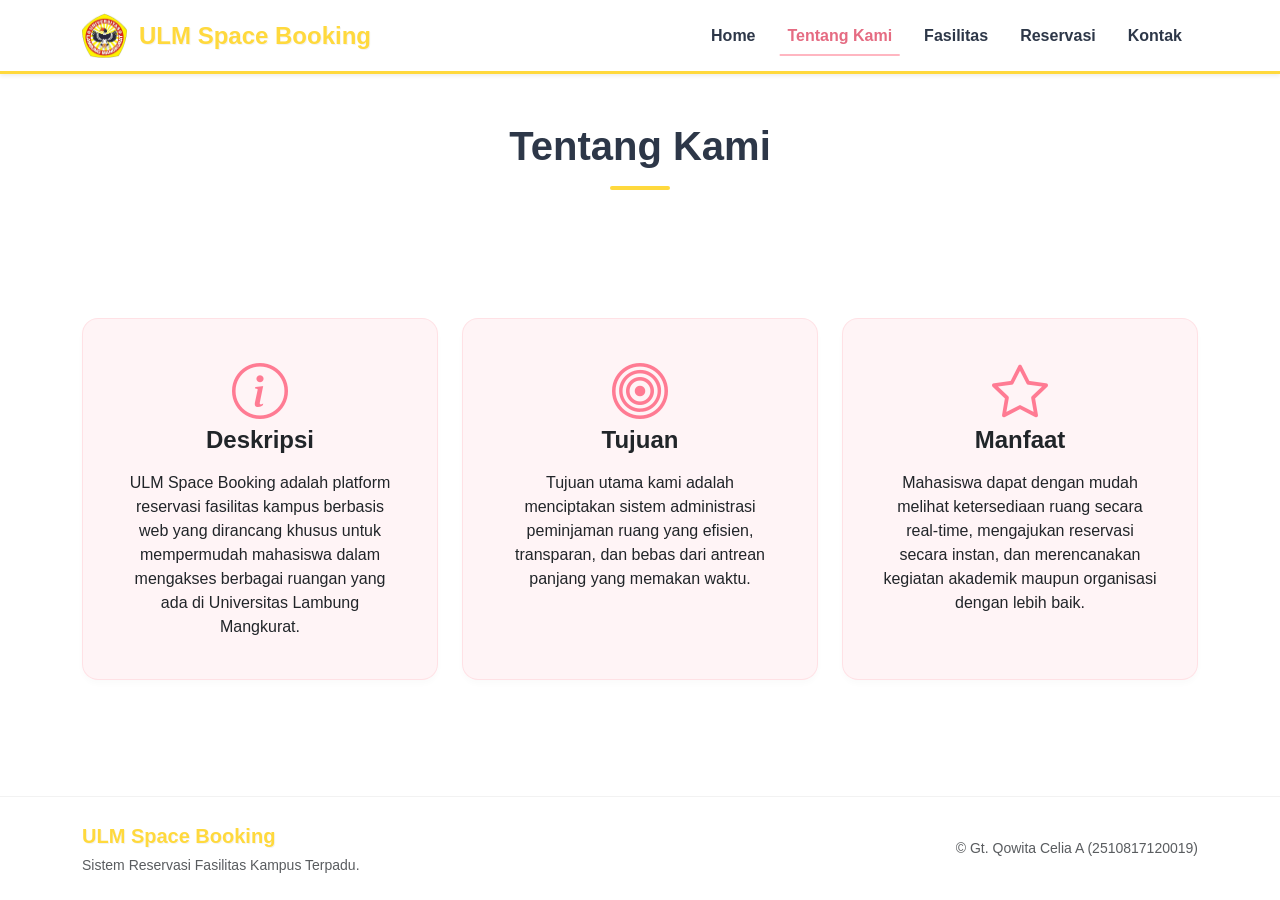
<file: tentang.html>
<!DOCTYPE html>
<html lang="id">
<head>
    <meta charset="UTF-8">
    <meta name="viewport" content="width=device-width, initial-scale=1.0">
    <title>Tentang Kami - ULM Space Booking</title>
    <link href="https://cdn.jsdelivr.net/npm/bootstrap@5.3.2/dist/css/bootstrap.min.css" rel="stylesheet">
    <link rel="stylesheet" href="https://cdn.jsdelivr.net/npm/bootstrap-icons@1.11.1/font/bootstrap-icons.css">
    <link rel="stylesheet" href="css/style.css">
</head>
<body>

    <nav class="navbar navbar-expand-lg navbar-light sticky-top shadow-sm bg-white custom-navbar">
        <div class="container">
            <a class="navbar-brand d-flex align-items-center" href="index.html">
                <img src="assets/logo.png" alt="Logo ULM" width="45" height="45" class="me-2">
                <span class="fw-bold fs-4 ms-1 brand-text">ULM Space Booking</span>
            </a>
            <button class="navbar-toggler border-0" type="button" data-bs-toggle="collapse" data-bs-target="#navbarNav" aria-controls="navbarNav" aria-expanded="false" aria-label="Toggle navigation">
                <span class="navbar-toggler-icon"></span>
            </button>
            <div class="collapse navbar-collapse" id="navbarNav">
                <ul class="navbar-nav ms-auto fw-medium">
                    <li class="nav-item px-2">
                        <a class="nav-link  custom-nav-link" href="index.html">Home</a>
                    </li>
                    <li class="nav-item px-2">
                        <a class="nav-link active custom-nav-link" href="tentang.html">Tentang Kami</a>
                    </li>
                    <li class="nav-item px-2">
                        <a class="nav-link  custom-nav-link" href="fasilitas.html">Fasilitas</a>
                    </li>
                    <li class="nav-item px-2">
                        <a class="nav-link  custom-nav-link" href="reservasi.html">Reservasi</a>
                    </li>
                    <li class="nav-item px-2">
                        <a class="nav-link  custom-nav-link" href="kontak.html">Kontak</a>
                    </li>
                </ul>
            </div>
        </div>
    </nav>
    <div class="page-header text-center">
        <div class="container">
            <h1 class="fw-bolder">Tentang Kami</h1>
            <div class="title-underline mx-auto mt-3"></div>
        </div>
    </div>
    <div class="container py-5 mb-5">
        <div class="row g-4">
            <div class="col-md-4">
                <div class="card custom-card h-100 text-center p-4">
                    <div class="card-body">
                        <i class="bi bi-info-circle display-4 text-pink-custom mb-3"></i>
                        <h4 class="card-title fw-bold">Deskripsi</h4>
                        <p class="card-text mt-3">ULM Space Booking adalah platform reservasi fasilitas kampus berbasis web yang dirancang khusus untuk mempermudah mahasiswa dalam mengakses berbagai ruangan yang ada di Universitas Lambung Mangkurat.</p>
                    </div>
                </div>
            </div>
            <div class="col-md-4">
                <div class="card custom-card h-100 text-center p-4">
                    <div class="card-body">
                        <i class="bi bi-bullseye display-4 text-pink-custom mb-3"></i>
                        <h4 class="card-title fw-bold">Tujuan</h4>
                        <p class="card-text mt-3">Tujuan utama kami adalah menciptakan sistem administrasi peminjaman ruang yang efisien, transparan, dan bebas dari antrean panjang yang memakan waktu.</p>
                    </div>
                </div>
            </div>
            <div class="col-md-4">
                <div class="card custom-card h-100 text-center p-4">
                    <div class="card-body">
                        <i class="bi bi-star display-4 text-pink-custom mb-3"></i>
                        <h4 class="card-title fw-bold">Manfaat</h4>
                        <p class="card-text mt-3">Mahasiswa dapat dengan mudah melihat ketersediaan ruang secara real-time, mengajukan reservasi secara instan, dan merencanakan kegiatan akademik maupun organisasi dengan lebih baik.</p>
                    </div>
                </div>
            </div>
        </div>
    </div>

    <footer class="footer-custom py-4 mt-auto">
        <div class="container">
            <div class="row align-items-center">
                <div class="col-md-6 text-center text-md-start mb-3 mb-md-0">
                    <span class="fw-bold fs-5 brand-text">ULM Space Booking</span>
                    <p class="text-muted small mt-1 mb-0">Sistem Reservasi Fasilitas Kampus Terpadu.</p>
                </div>
                <div class="col-md-6 text-center text-md-end">
                    <p class="mb-0 fw-medium text-muted small">&copy; Gt. Qowita Celia A (2510817120019)</p>
                </div>
            </div>
        </div>
    </footer>
    <script src="https://code.jquery.com/jquery-3.7.1.min.js"></script>
    <script src="https://cdn.jsdelivr.net/npm/bootstrap@5.3.2/dist/js/bootstrap.bundle.min.js"></script>
</body></html>
</file>
<file: css/style.css>
:root {
    --primary-yellow: #FFD93D;
    --primary-yellow-hover: #F4C400;
    --pastel-pink: #FFB6C1;
    --pastel-pink-hover: #FF9EAB;
    --white: #FFFFFF;
    --text-dark: #2D3748;
    --text-light: #718096;
    --bg-light: #F7FAFC;
}

body {
    font-family: 'Inter', 'Segoe UI', Tahoma, Geneva, Verdana, sans-serif;
    color: var(--text-dark);
    background-color: var(--white);
    display: flex;
    flex-direction: column;
    min-height: 100vh;
}

.custom-navbar {
    border-bottom: 3px solid var(--primary-yellow);
}
.brand-text {
    color: var(--primary-yellow);
    text-shadow: 1px 1px 0px rgba(0,0,0,0.05);
}
.custom-nav-link {
    font-weight: 600 !important;
    color: var(--text-dark) !important;
    position: relative;
    transition: color 0.3s ease;
}
.custom-nav-link::after {
    content: '';
    position: absolute;
    width: 0;
    height: 2px;
    bottom: 0;
    left: 50%;
    background-color: var(--pastel-pink);
    transition: all 0.3s ease;
    transform: translateX(-50%);
}
.custom-nav-link:hover, .custom-nav-link.active {
    color: #e56b82 !important;
}
.custom-nav-link:hover::after, .custom-nav-link.active::after {
    width: 100%;
}

.hero-section {
    background-color: var(--white);
    background-image: radial-gradient(circle at 10% 20%, rgba(255, 217, 61, 0.1) 0%, transparent 40%),
                      radial-gradient(circle at 90% 80%, rgba(255, 182, 193, 0.15) 0%, transparent 40%);
    min-height: 75vh;
}
.hero-title { color: var(--text-dark); }
.hero-subtitle { color: var(--text-light); }

.custom-btn-primary {
    background-color: var(--primary-yellow);
    border: 2px solid var(--primary-yellow);
    color: #594300;
    font-weight: 700;
    transition: all 0.3s ease;
}
.custom-btn-primary:hover {
    background-color: var(--primary-yellow-hover);
    border-color: var(--primary-yellow-hover);
    color: #403000;
    transform: translateY(-4px);
    box-shadow: 0 10px 20px rgba(255, 217, 61, 0.3) !important;
}

.custom-btn-outline {
    border: 2px solid var(--pastel-pink);
    color: #d85c6f;
    font-weight: 700;
    background-color: var(--white);
    transition: all 0.3s ease;
}
.custom-btn-outline:hover {
    background-color: var(--pastel-pink);
    color: var(--white);
    transform: translateY(-4px);
    box-shadow: 0 10px 20px rgba(255, 182, 193, 0.3) !important;
}

.title-underline {
    height: 4px; width: 60px; background-color: var(--primary-yellow); border-radius: 2px;
}
.text-pink-custom { color: #FF7B93; }

.custom-carousel { border: 8px solid var(--white); }
.carousel-img { height: 550px; object-fit: cover; filter: brightness(0.85); transition: transform 10s ease; }
.carousel-item.active .carousel-img { transform: scale(1.05); }
.custom-caption {
    background: rgba(45, 55, 72, 0.6);
    backdrop-filter: blur(8px);
    bottom: 30px; left: 10%; right: 10%; padding: 24px;
}

.footer-custom { background-color: var(--white); border-top: 1px solid rgba(0,0,0,0.05); }

/* Pink pastel for cards */
.custom-card {
    border: none;
    border-radius: 16px;
    background-color: rgba(255, 182, 193, 0.15); /* Pastel pink very light background */
    transition: all 0.3s ease;
    box-shadow: 0 4px 6px rgba(0,0,0,0.02);
    overflow: hidden;
    border: 1px solid rgba(255, 182, 193, 0.3);
}
.custom-card:hover {
    transform: translateY(-8px);
    box-shadow: 0 20px 25px -5px rgba(255, 182, 193, 0.4);
    background-color: rgba(255, 182, 193, 0.3);
}
.custom-card .card-img-top { height: 200px; object-fit: cover; transition: transform 0.5s ease; }
.custom-card:hover .card-img-top { transform: scale(1.05); }

.form-control:focus, .form-select:focus {
    border-color: var(--pastel-pink);
    box-shadow: 0 0 0 0.25rem rgba(255, 182, 193, 0.25);
}
.page-header { background-color: var(--white); padding: 3rem 0; margin-bottom: 2rem; }
</file>
